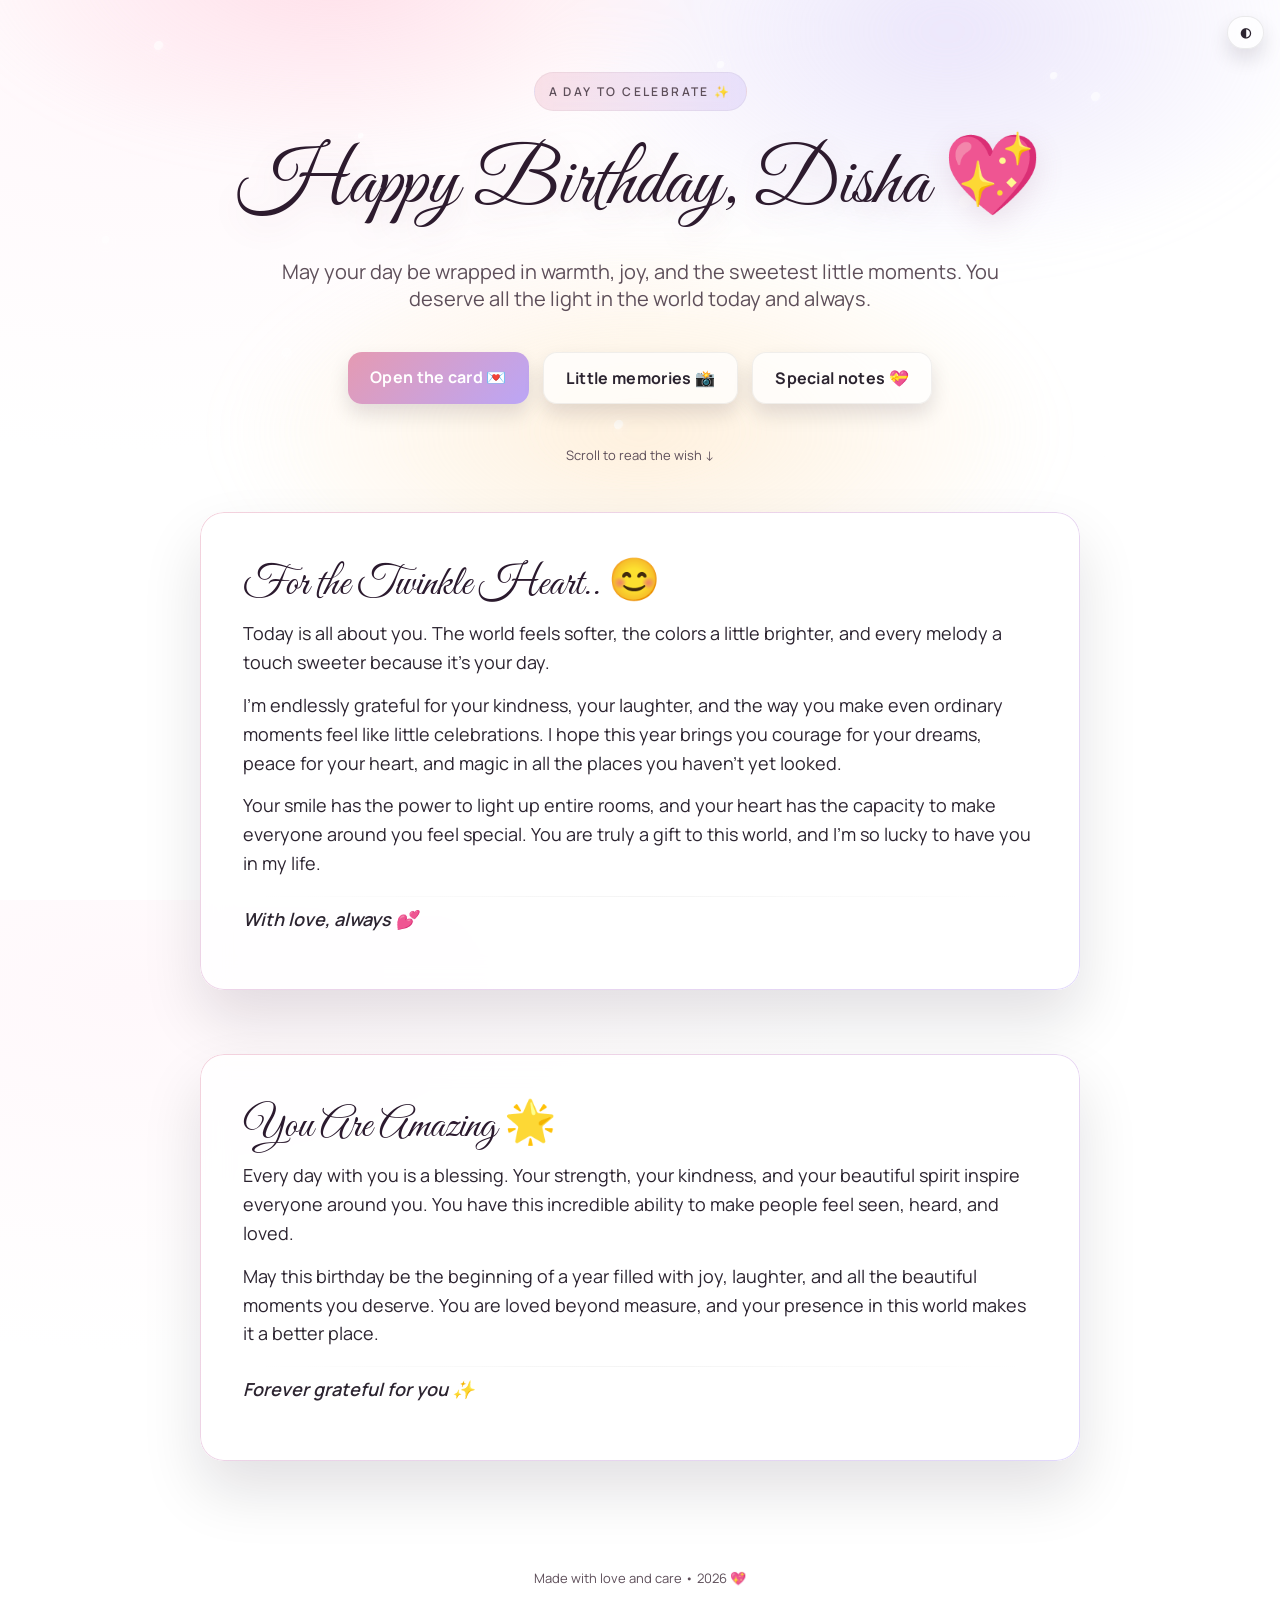
<file: index.html>
<!DOCTYPE html>
<html lang="en">
<head>
    <meta charset="UTF-8" />
    <meta name="viewport" content="width=device-width, initial-scale=1" />
    <meta name="theme-color" content="#f9e3ea" />
    <meta name="description" content="An elegant birthday card for someone truly special." />
    <meta name="keywords" content="birthday, card, celebration, love, memories" />
    <meta name="author" content="Made with love" />
    <link rel="icon" type="image/svg+xml" href="data:image/svg+xml,<svg xmlns='http://www.w3.org/2000/svg' viewBox='0 0 100 100'><text y='.9em' font-size='90'>💖</text></svg>" />
    <title>Happy Birthday — Disha</title>

    <link rel="preconnect" href="https://fonts.googleapis.com" />
    <link rel="preconnect" href="https://fonts.gstatic.com" crossorigin />
    <link href="https://fonts.googleapis.com/css2?family=Great+Vibes&family=Manrope:wght@300;400;600;800&display=swap" rel="stylesheet" />
    <link rel="stylesheet" href="assets/styles.css" />
</head>

<body>
    <div class="page-wrap">
      <header class="hero" id="top">
        <button class="theme-toggle" id="toggleTheme" aria-label="Toggle theme">◐</button>
        <div class="halo" aria-hidden="true"></div>

        <div class="sparkles" aria-hidden="true">
          <span style="top: 8%; left: 12%"></span>
          <span style="top: 18%; right: 14%"></span>
          <span style="top: 26%; left: 28%"></span>
          <span style="top: 38%; right: 24%"></span>
          <span style="top: 46%; left: 8%"></span>
          <span style="top: 56%; right: 6%"></span>
          <span style="top: 68%; left: 22%"></span>
          <span style="top: 72%; right: 18%"></span>
          <span style="top: 84%; left: 12%"></span>
          <span style="top: 12%; left: 56%"></span>
          <span style="top: 34%; left: 66%"></span>
          <span style="top: 58%; left: 52%"></span>
          <span style="top: 72%; left: 68%"></span>
          <span style="top: 82%; left: 48%"></span>
          <span style="top: 14%; left: 82%"></span>
          <span style="top: 44%; left: 86%"></span>
          <span style="top: 64%; left: 78%"></span>
          <span style="top: 88%; left: 86%"></span>
        </div>

        <div class="hero-inner">
          <div class="eyebrow">A day to celebrate ✨</div>
          <h1 class="title">Happy Birthday, <span class="name">Disha</span> 💖</h1>
          <p class="subtitle">May your day be wrapped in warmth, joy, and the sweetest little moments. You deserve all the light in the world today and always.</p>
          <div class="cta">
            <a class="btn btn-primary" href="#wishes" data-scroll>Open the card 💌</a>
            <a class="btn btn-secondary" href="pages/memories.html">Little memories 📸</a>
            <a class="btn btn-secondary" href="pages/notes.html">Special notes 💝</a>
          </div>
          <div class="scroll-hint">Scroll to read the wish ↓</div>
        </div>
      </header>

      <main>
        <section id="wishes" class="card" aria-label="Birthday wishes">
          <h2>For the Twinkle Heart.. 😊</h2>
          <p>
            Today is all about you. The world feels softer, the colors a little
            brighter, and every melody a touch sweeter because it's your day.
          </p>
          <p>
            I'm endlessly grateful for your kindness, your laughter, and the way
            you make even ordinary moments feel like little celebrations. I hope
            this year brings you courage for your dreams, peace for your heart,
            and magic in all the places you haven't yet looked.
          </p>
          <p>
            Your smile has the power to light up entire rooms, and your heart
            has the capacity to make everyone around you feel special. You are
            truly a gift to this world, and I'm so lucky to have you in my life.
          </p>
          <div class="divider" aria-hidden="true"></div>
          <p class="signature">With love, always 💕</p>
        </section>

        <section class="card" aria-label="Special message">
          <h2>You Are Amazing 🌟</h2>
          <p>
            Every day with you is a blessing. Your strength, your kindness, and
            your beautiful spirit inspire everyone around you. You have this
            incredible ability to make people feel seen, heard, and loved.
          </p>
          <p>
            May this birthday be the beginning of a year filled with joy,
            laughter, and all the beautiful moments you deserve. You are loved
            beyond measure, and your presence in this world makes it a better place.
          </p>
          <div class="divider" aria-hidden="true"></div>
          <p class="signature">Forever grateful for you ✨</p>
        </section>
      </main>

      <footer>
        Made with love and care • <span id="year"></span> 💖
      </footer>
    </div>

    <script>
      // Theme persistence + system preference
      (function() {
        const root = document.documentElement;
        const stored = localStorage.getItem('theme');
        const systemDark = window.matchMedia && window.matchMedia('(prefers-color-scheme: dark)').matches;
        const initial = stored || (systemDark ? 'dark' : 'light');
        if (initial === 'dark') root.setAttribute('data-theme', 'dark');
        const btn = document.getElementById('toggleTheme');
        if (btn) btn.addEventListener('click', () => {
          const isDark = root.getAttribute('data-theme') === 'dark';
          if (isDark) {
            root.removeAttribute('data-theme');
            localStorage.setItem('theme', 'light');
          } else {
            root.setAttribute('data-theme', 'dark');
            localStorage.setItem('theme', 'dark');
          }
        });
      })();

      const scrollLinks = document.querySelectorAll('[data-scroll]');
      for (const link of scrollLinks) {
        link.addEventListener('click', (event) => {
          const targetId = link.getAttribute('href');
          if (!targetId || !targetId.startsWith('#')) return;
          event.preventDefault();
          const target = document.querySelector(targetId);
          if (target) {
            target.scrollIntoView({ behavior: 'smooth', block: 'start' });
          }
        });
      }
      document.getElementById('year').textContent = new Date().getFullYear();

      // Add interactive hover effects
      document.querySelectorAll('.btn').forEach(btn => {
        btn.addEventListener('mouseenter', function() {
          this.style.transform = 'translateY(-5px) scale(1.05)';
        });
        
        btn.addEventListener('mouseleave', function() {
          this.style.transform = 'translateY(0) scale(1)';
        });
      });

      // Add confetti effect on page load
      function createConfetti() {
        const confetti = document.createElement('div');
        confetti.style.position = 'fixed';
        confetti.style.top = '-10px';
        confetti.style.left = Math.random() * window.innerWidth + 'px';
        confetti.style.width = '10px';
        confetti.style.height = '10px';
        confetti.style.backgroundColor = ['#f5afc2', '#c7b8ea', '#ffd3a3', '#a9e7da'][Math.floor(Math.random() * 4)];
        confetti.style.borderRadius = '50%';
        confetti.style.pointerEvents = 'none';
        confetti.style.zIndex = '1000';
        confetti.style.animation = 'confetti-fall 3s linear forwards';
        
        document.body.appendChild(confetti);
        
        setTimeout(() => {
          confetti.remove();
        }, 3000);
      }

      // Add confetti animation
      const style = document.createElement('style');
      style.textContent = `
        @keyframes confetti-fall {
          0% { transform: translateY(-10px) rotate(0deg); opacity: 1; }
          100% { transform: translateY(100vh) rotate(360deg); opacity: 0; }
        }
      `;
      document.head.appendChild(style);

      // Create confetti on page load
      setTimeout(() => {
        for (let i = 0; i < 50; i++) {
          setTimeout(() => createConfetti(), i * 100);
        }
      }, 1000);
    </script>
</body>
</html>
</file>
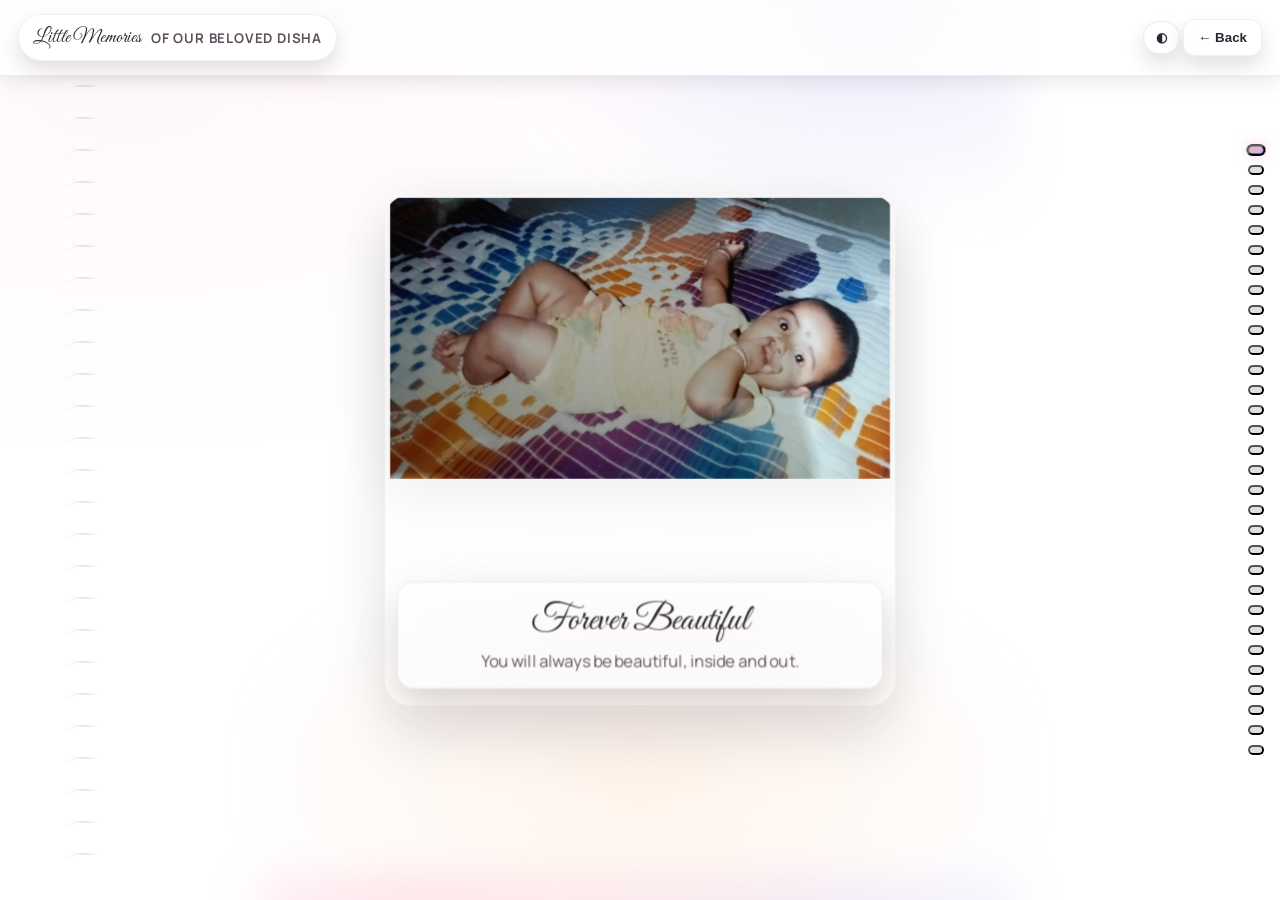
<file: pages/memories.html>
<!DOCTYPE html>
<html lang="en">
  <head>
    <meta charset="UTF-8" />
    <meta name="viewport" content="width=device-width, initial-scale=1" />
    <meta name="theme-color" content="#f9e3ea" />
    <meta name="description" content="Little memories gallery — sweet moments beautifully told." />
    <meta name="keywords" content="memories, photos, gallery, birthday, celebration" />
    <meta name="author" content="Made with love" />
    <link rel="icon" type="image/svg+xml" href="data:image/svg+xml,<svg xmlns='http://www.w3.org/2000/svg' viewBox='0 0 100 100'><text y='.9em' font-size='90'>💖</text></svg>" />
    <title>Little Memories — For Someone Special</title>

    <link rel="preconnect" href="https://fonts.googleapis.com" />
    <link rel="preconnect" href="https://fonts.gstatic.com" crossorigin />
    <link href="https://fonts.googleapis.com/css2?family=Great+Vibes&family=Manrope:wght@300;400;600;800&display=swap" rel="stylesheet" />
    <link rel="stylesheet" href="../assets/styles.css" />

  </head>
  <body class="memories">
    <div class="dna" id="dna" aria-hidden="true"></div>
    <header>
      <div class="brand">
        <span class="logo">Little Memories</span>
        <small>of Our Beloved Disha</small>
      </div>
      <div>
        <button class="theme-toggle" id="toggleTheme" aria-label="Toggle theme">◐</button>
        <button class="back" onclick="history.back()">← Back</button>
      </div>
    </header>

    <nav class="dots" aria-label="Slide navigation">
      <button class="dot" aria-label="Go to memory 1"></button>
      <button class="dot" aria-label="Go to memory 2"></button>
      <button class="dot" aria-label="Go to memory 3"></button>
      <button class="dot" aria-label="Go to memory 4"></button>
      <button class="dot" aria-label="Go to memory 5"></button>
      <button class="dot" aria-label="Go to memory 6"></button>
      <button class="dot" aria-label="Go to memory 7"></button>
      <button class="dot" aria-label="Go to memory 8"></button>
      <button class="dot" aria-label="Go to memory 9"></button>
      <button class="dot" aria-label="Go to memory 10"></button>
      <button class="dot" aria-label="Go to memory 11"></button>
      <button class="dot" aria-label="Go to memory 12"></button>
      <button class="dot" aria-label="Go to memory 13"></button>
      <button class="dot" aria-label="Go to memory 14"></button>
      <button class="dot" aria-label="Go to memory 15"></button>
      <button class="dot" aria-label="Go to memory 16"></button>
      <button class="dot" aria-label="Go to memory 17"></button>
      <button class="dot" aria-label="Go to memory 18"></button>
      <button class="dot" aria-label="Go to memory 19"></button>
      <button class="dot" aria-label="Go to memory 20"></button>
      <button class="dot" aria-label="Go to memory 21"></button>
      <button class="dot" aria-label="Go to memory 22"></button>
      <button class="dot" aria-label="Go to memory 23"></button>
      <button class="dot" aria-label="Go to memory 24"></button>
      <button class="dot" aria-label="Go to memory 25"></button>
      <button class="dot" aria-label="Go to memory 26"></button>
      <button class="dot" aria-label="Go to memory 27"></button>
      <button class="dot" aria-label="Go to memory 28"></button>
      <button class="dot" aria-label="Go to memory 29"></button>
      <button class="dot" aria-label="Go to memory 30"></button>
      <button class="dot" aria-label="Go to memory 31"></button>
    </nav>

    <main class="gallery" id="gallery" tabindex="0">
      <section class="slide" aria-label="Memory 1">
        <div class="gradient-bg" aria-hidden="true"></div>
        <figure class="frame">
          <img class="img31" src="../assets/IMG-20250820-WA0032.jpeg" alt="Beautiful moment preserved forever" style="width: 100%; height: auto;" />
          <figcaption class="caption">
            <h3>Forever Beautiful</h3>
            <p>You will always be beautiful, inside and out.</p>
          </figcaption>
        </figure>
      </section>

      <section class="slide" aria-label="Memory 2">
        <div class="gradient-bg" aria-hidden="true"></div>
        <figure class="frame">
          <img class="img28" src="../assets/IMG-20250820-WA0029.jpeg" alt="Joyful expression in golden light" />
          <figcaption class="caption">
            <h3>Golden Joy</h3>
            <p>Your joy shines brightest in golden light.</p>
          </figcaption>
        </figure>
      </section>

            <section class="slide" aria-label="Memory 3">
        <div class="gradient-bg" aria-hidden="true"></div>
        <figure class="frame">
          <img class="img29" src="../assets/IMG-20250820-WA0030.jpeg" alt="Beautiful smile captured" />
          <figcaption class="caption">
            <h3>Captured Beauty</h3>
            <p>Your beauty is perfectly captured in every frame.</p>
          </figcaption>
        </figure>
      </section>

      <section class="slide" aria-label="Memory 4">
        <div class="gradient-bg" aria-hidden="true"></div>
        <figure class="frame">
          <img class="img30" src="../assets/IMG-20250820-WA0031.jpeg" alt="Sweet expression in natural light" />
          <figcaption class="caption">
            <h3>Natural Expressions</h3>
            <p>Your natural expressions are the most beautiful of all.</p>
          </figcaption>
        </figure>
      </section>

      <section class="slide" aria-label="Memory 5">
        <div class="gradient-bg" aria-hidden="true"></div>
        <figure class="frame">
          <img class="img27" src="../assets/IMG-20250820-WA0028.jpeg" alt="Sweet moment captured" style="width: 100%; height: auto;" />
          <figcaption class="caption">
            <h3>Sweet Moments</h3>
            <p>These sweet moments are what life is all about.</p>
          </figcaption>
        </figure>
      </section>

      <section class="slide" aria-label="Memory 6">
        <div class="gradient-bg" aria-hidden="true"></div>
        <figure class="frame">
          <img class="img24" src="../assets/IMG-20250820-WA0025.jpeg" alt="Beautiful moment preserved" />
          <figcaption class="caption">
            <h3>Preserved Beauty</h3>
            <p>Your beauty is preserved in these precious moments.</p>
          </figcaption>
        </figure>
      </section>

       <section class="slide" aria-label="Memory 7">
        <div class="gradient-bg" aria-hidden="true"></div>
        <figure class="frame">
          <img class="img22" src="../assets/IMG-20250820-WA0023.jpeg" alt="Beautiful smile lighting up the frame" style="width: 100%; height: auto;" />
          <figcaption class="caption">
            <h3>Lighting Up Frames</h3>
            <p>Your smile lights up every frame you're in.</p>
          </figcaption>
        </figure>
      </section>

      <section class="slide" aria-label="Memory 8">
        <div class="gradient-bg" aria-hidden="true"></div>
        <figure class="frame">
          <img class="img23" src="../assets/IMG-20250820-WA0024.jpeg" alt="Sweet expression captured" style="width: 100%; height: auto;" />
          <figcaption class="caption">
            <h3>Sweet Expressions</h3>
            <p>Every expression you make is uniquely beautiful.</p>
          </figcaption>
        </figure>
      </section>

       <section class="slide" aria-label="Memory 9">
        <div class="gradient-bg" aria-hidden="true"></div>
        <figure class="frame">
          <img class="img25" src="../assets/IMG-20250820-WA0026.jpeg" alt="Radiant personality shining" style="width: 100%; height: auto;" />
          <figcaption class="caption">
            <h3>Radiant Personality</h3>
            <p>Your radiant personality makes every photo special.</p>
          </figcaption>
        </figure>
      </section>

      <section class="slide" aria-label="Memory 10">
        <div class="gradient-bg" aria-hidden="true"></div>
        <figure class="frame">
          <img class="img26" src="../assets/IMG-20250820-WA0027.jpeg" alt="Beautiful smile in natural setting" />
          <figcaption class="caption">
            <h3>Natural Beauty</h3>
            <p>Your natural beauty is unmatched and timeless.</p>
          </figcaption>
        </figure>
      </section>

      <section class="slide" aria-label="Memory 11">
        <div class="gradient-bg" aria-hidden="true"></div>
        <figure class="frame">
          <img class="img11" src="../assets/SweetExpressions.jpg" alt="Sweet expression captured" style="width: 100%; height: auto;" />
          <figcaption class="caption">
            <h3>Sweet Expressions</h3>
            <p>Every little expression shows the depth of your beautiful personality.</p>
          </figcaption>
        </figure>
      </section>

      <section class="slide" aria-label="Memory 12">
        <div class="gradient-bg" aria-hidden="true"></div>
        <figure class="frame">
          <img class="img12" src="../assets/IMG-20250820-WA0013.jpeg" alt="Beautiful moment in time" style="rotate: -90deg;"/>
          <figcaption class="caption">
            <h3>Timeless Beauty</h3>
            <p>Some moments are so beautiful they become timeless.</p>
          </figcaption>
        </figure>
      </section>

      <section class="slide" aria-label="Memory 13">
        <div class="gradient-bg" aria-hidden="true"></div>
        <figure class="frame">
          <img class="img13" src="../assets/IMG-20250820-WA0014.jpeg" alt="Radiant personality shining through" />
          <figcaption class="caption">
            <h3>Radiant Personality</h3>
            <p>Your personality shines through in every photograph.</p>
          </figcaption>
        </figure>
      </section>

      <section class="slide" aria-label="Memory 14">
        <div class="gradient-bg" aria-hidden="true"></div>
        <figure class="frame">
          <img class="img14" src="../assets/IMG-20250820-WA0015.jpeg" alt="Beautiful smile lighting up the scene" style="width: 100%; height: auto;" />
          <figcaption class="caption">
            <h3>Lighting Up Lives</h3>
            <p>Your smile has the power to light up entire rooms.</p>
          </figcaption>
        </figure>
      </section>

      <section class="slide" aria-label="Memory 15">
        <div class="gradient-bg" aria-hidden="true"></div>
        <figure class="frame">
          <img class="img15" src="../assets/ForeverMoments.jpg" alt="Sweet moment captured forever"/>
          <figcaption class="caption">
            <h3>Forever Moments</h3>
            <p>These moments are captured forever in our hearts.</p>
          </figcaption>
        </figure>
      </section>

      <section class="slide" aria-label="Memory 16">
        <div class="gradient-bg" aria-hidden="true"></div>
        <figure class="frame">
          <img class="img16" src="../assets/NaturalLight.jpg" alt="Beautiful expression in natural light"  />
          <figcaption class="caption">
            <h3>Natural Light</h3>
            <p>You look most beautiful in the soft glow of natural light.</p>
          </figcaption>
        </figure>
      </section>

      <section class="slide" aria-label="Memory 17">
        <div class="gradient-bg" aria-hidden="true"></div>
        <figure class="frame">
          <img class="img17" src="../assets/IMG-20250820-WA0018.jpeg" alt="Joyful expression captured" style="width: 100%; height: auto;" />
          <figcaption class="caption">
            <h3>Pure Joy</h3>
            <p>Your joy is pure and infectious, spreading happiness everywhere.</p>
          </figcaption>
        </figure>
      </section>

      <section class="slide" aria-label="Memory 18">
        <div class="gradient-bg" aria-hidden="true"></div>
        <figure class="frame">
          <img class="img18" src="../assets/IMG-20250820-WA0019.jpeg" alt="Beautiful smile in golden hour" />
          <figcaption class="caption">
            <h3>Golden Hour Magic</h3>
            <p>Golden hour light makes your beauty even more magical.</p>
          </figcaption>
        </figure>
      </section>

      <section class="slide" aria-label="Memory 19">
        <div class="gradient-bg" aria-hidden="true"></div>
        <figure class="frame">
          <img class="img19" src="../assets/SweetMemories.jpg" alt="Sweet memory preserved" style="width: 100%; height: auto;" />
          <figcaption class="caption">
            <h3>Sweet Memories</h3>
            <p>Every memory with you is sweeter than the last.</p>
          </figcaption>
        </figure>
      </section>

      <section class="slide" aria-label="Memory 20">
        <div class="gradient-bg" aria-hidden="true"></div>
        <figure class="frame">
          <img class="img20" src="../assets/BeautifulSoul.jpg" alt="Beautiful expression captured" />
          <figcaption class="caption">
            <h3>Beautiful Soul</h3>
            <p>Your beautiful soul shines through in every photograph.</p>
          </figcaption>
        </figure>
      </section>

      <section class="slide" aria-label="Memory 21">
        <div class="gradient-bg" aria-hidden="true"></div>
        <figure class="frame">
          <img class="img21" src="../assets/JoyfulTime.jpg" alt="Joyful moment in time" style="width: 100%; height: auto;" />
          <figcaption class="caption">
            <h3>Joyful Times</h3>
            <p>These are the times we'll remember forever with joy.</p>
          </figcaption>
        </figure>
      </section>

     <section class="slide" aria-label="Memory 22">
        <div class="gradient-bg" aria-hidden="true"></div>
        <figure class="frame">
          <img class="img7" src="../assets/IMG-20250820-WA0008.jpeg" alt="Beautiful expression captured" style="width: 100%; height: auto;" />
          <figcaption class="caption">
            <h3>Beautiful Expression</h3>
            <p>Every expression tells a story of your beautiful soul.</p>
          </figcaption>
        </figure>
      </section>

      <section class="slide" aria-label="Memory 23">
        <div class="gradient-bg" aria-hidden="true"></div>
        <figure class="frame">
          <img class="img8" src="../assets/IMG-20250820-WA0009.jpeg" alt="Sweet moment preserved" style="width: 100%; height: auto;" />
          <figcaption class="caption">
            <h3>Sweet Moments</h3>
            <p>These little moments are what make life truly beautiful.</p>
          </figcaption>
        </figure>
      </section>

      <section class="slide" aria-label="Memory 24">
        <div class="gradient-bg" aria-hidden="true"></div>
        <figure class="frame">
          <img class="img6" src="../assets/IMG-20250820-WA0007.jpeg" alt="Radiant smile lighting up the frame" style="width: 100%; height: auto;" />
          <figcaption class="caption">
            <h3>Radiant Smile</h3>
            <p>Your smile has the power to brighten even the darkest days.</p>
          </figcaption>
        </figure>
      </section>

      <section class="slide" aria-label="Memory 25">
        <div class="gradient-bg" aria-hidden="true"></div>
        <figure class="frame">
          <img class="img9" src="../assets/IMG-20250820-WA0010.jpeg" alt="Joyful memory captured" />
          <figcaption class="caption">
            <h3>Joyful Memories</h3>
            <p>Your joy is contagious and makes everyone around you happy.</p>
          </figcaption>
        </figure>
      </section>

      <section class="slide" aria-label="Memory 26">
        <div class="gradient-bg" aria-hidden="true"></div>
        <figure class="frame">
          <img class="img10" src="../assets/IMG-20250820-WA0011.jpeg" alt="Beautiful smile in natural setting" style="width: 100%; height: auto;" />
          <figcaption class="caption">
            <h3>Natural Grace</h3>
            <p>You carry yourself with such natural grace and elegance.</p>
          </figcaption>
        </figure>
      </section>

      <section class="slide" aria-label="Memory 27">
        <div class="gradient-bg" aria-hidden="true"></div>
        <figure class="frame">
          <img class="img5" src="../assets/IMG-20250820-WA0006.jpeg" alt="Candid moment of happiness" />
          <figcaption class="caption">
            <h3>Candid Happiness</h3>
            <p>These unguarded moments are the most precious treasures.</p>
          </figcaption>
        </figure>
      </section>

      <section class="slide" aria-label="Memory 28">
        <div class="gradient-bg" aria-hidden="true"></div>
        <figure class="frame">
          <img class="img2" src="../assets/IMG-20250820-WA0002.jpeg" alt="Sweet memories together" style="width: 100%; height: auto;" />
          <figcaption class="caption">
            <h3>Sweet Togetherness</h3>
            <p>In your presence, every moment becomes magical.</p>
          </figcaption>
        </figure>
      </section>

      <section class="slide" aria-label="Memory 29">
        <div class="gradient-bg" aria-hidden="true"></div>
        <figure class="frame">
          <img class="img3" src="../assets/IMG-20250820-WA0003.jpeg" alt="Joyful moments captured" style="width: 100%; height: auto;" />
          <figcaption class="caption">
            <h3>Joyful Heart</h3>
            <p>Your laughter is the sweetest melody I've ever heard.</p>
          </figcaption>
        </figure>
      </section>

      <section class="slide" aria-label="Memory 30">
        <div class="gradient-bg" aria-hidden="true"></div>
        <figure class="frame">
          <img class="img4" src="../assets/NaturalBeauty.jpg" alt="Beautiful smile in natural light" />
          <figcaption class="caption">
            <h3>Natural Beauty</h3>
            <p>Your beauty shines through in every natural moment.</p>
          </figcaption>
        </figure>
      </section>


      <section class="slide" aria-label="Memory 31">
        <div class="gradient-bg" aria-hidden="true"></div>
        <figure class="frame">
          <img class="img32" src="../assets/IMG-20250820-WA0001.jpeg" alt="Special memory to end our journey" />
          <figcaption class="caption">
            <h3>Our Journey</h3>
            <p>Thank you for being part of this beautiful journey called life.</p>
          </figcaption>
        </figure>
      </section>
    </main>

    <script>
      // Theme persistence + system preference
      (function() {
        const root = document.documentElement;
        const stored = localStorage.getItem('theme');
        const systemDark = window.matchMedia && window.matchMedia('(prefers-color-scheme: dark)').matches;
        const initial = stored || (systemDark ? 'dark' : 'light');
        if (initial === 'dark') root.setAttribute('data-theme', 'dark');
        const btn = document.getElementById('toggleTheme');
        btn?.addEventListener('click', () => {
          const isDark = root.getAttribute('data-theme') === 'dark';
          if (isDark) {
            root.removeAttribute('data-theme');
            localStorage.setItem('theme', 'light');
          } else {
            root.setAttribute('data-theme', 'dark');
            localStorage.setItem('theme', 'dark');
          }
        });
      })();

      // Build DNA rows dynamically
      const dnaEl = document.getElementById('dna');
      if (dnaEl) {
        const rows = 26; // adjust density
        for (let i = 0; i < rows; i++) {
          const row = document.createElement('div');
          row.className = 'dna-row';
          row.style.setProperty('--i', String(i));

          const dotA = document.createElement('span');
          dotA.className = 'dna-dot a';
          dotA.style.setProperty('--i', String(i));
          const dotB = document.createElement('span');
          dotB.className = 'dna-dot b';
          dotB.style.setProperty('--i', String(i));

          const rail = document.createElement('span');
          rail.className = 'dna-rail';
          rail.style.setProperty('--i', String(i));

          row.appendChild(dotA);
          row.appendChild(rail);
          row.appendChild(dotB);
          dnaEl.appendChild(row);
        }
      }
      // IntersectionObserver to toggle is-active class for zoom effect
      const slides = Array.from(document.querySelectorAll('.slide'));
      const dots = Array.from(document.querySelectorAll('.dot'));
      const observer = new IntersectionObserver((entries) => {
        entries.forEach((entry) => {
          if (entry.isIntersecting) {
            slides.forEach((s) => s.classList.remove('is-active'));
            entry.target.classList.add('is-active');
            const index = slides.indexOf(entry.target);
            dots.forEach((d) => d.classList.remove('active'));
            if (index >= 0) dots[index].classList.add('active');

            // Update DNA gradient colors per active slide
            const palette = [
              ['#f5afc2', '#c7b8ea'], // 1
              ['#ffd3a3', '#a9e7da'], // 2
              ['#a8d0ff', '#ffb3c1'], // 3
              ['#d0b3ff', '#ffdfb0'], // 4
              ['#ffb3c1', '#a8d0ff'], // 5
              ['#a9e7da', '#ffd3a3'], // 6
              ['#c7b8ea', '#f5afc2'], // 7
              ['#ffdfb0', '#d0b3ff'], // 8
            ];
            const [a, b] = palette[index % palette.length];
            document.documentElement.style.setProperty('--dna-a', a);
            document.documentElement.style.setProperty('--dna-b', b);
          }
        });
      }, { threshold: 0.6 });

      slides.forEach((slide) => observer.observe(slide));

      // Dot navigation
      dots.forEach((dot, i) => {
        dot.addEventListener('click', () => {
          slides[i].scrollIntoView({ behavior: 'smooth', block: 'start' });
        });
      });

      // Ensure first slide marked active on load
      window.addEventListener('load', () => {
        slides[0]?.classList.add('is-active');
        dots[0]?.classList.add('active');
        // Initialize DNA colors for first slide
        document.documentElement.style.setProperty('--dna-a', '#f5afc2');
        document.documentElement.style.setProperty('--dna-b', '#c7b8ea');
      });
    </script>
  </body>
  </html>
</file>
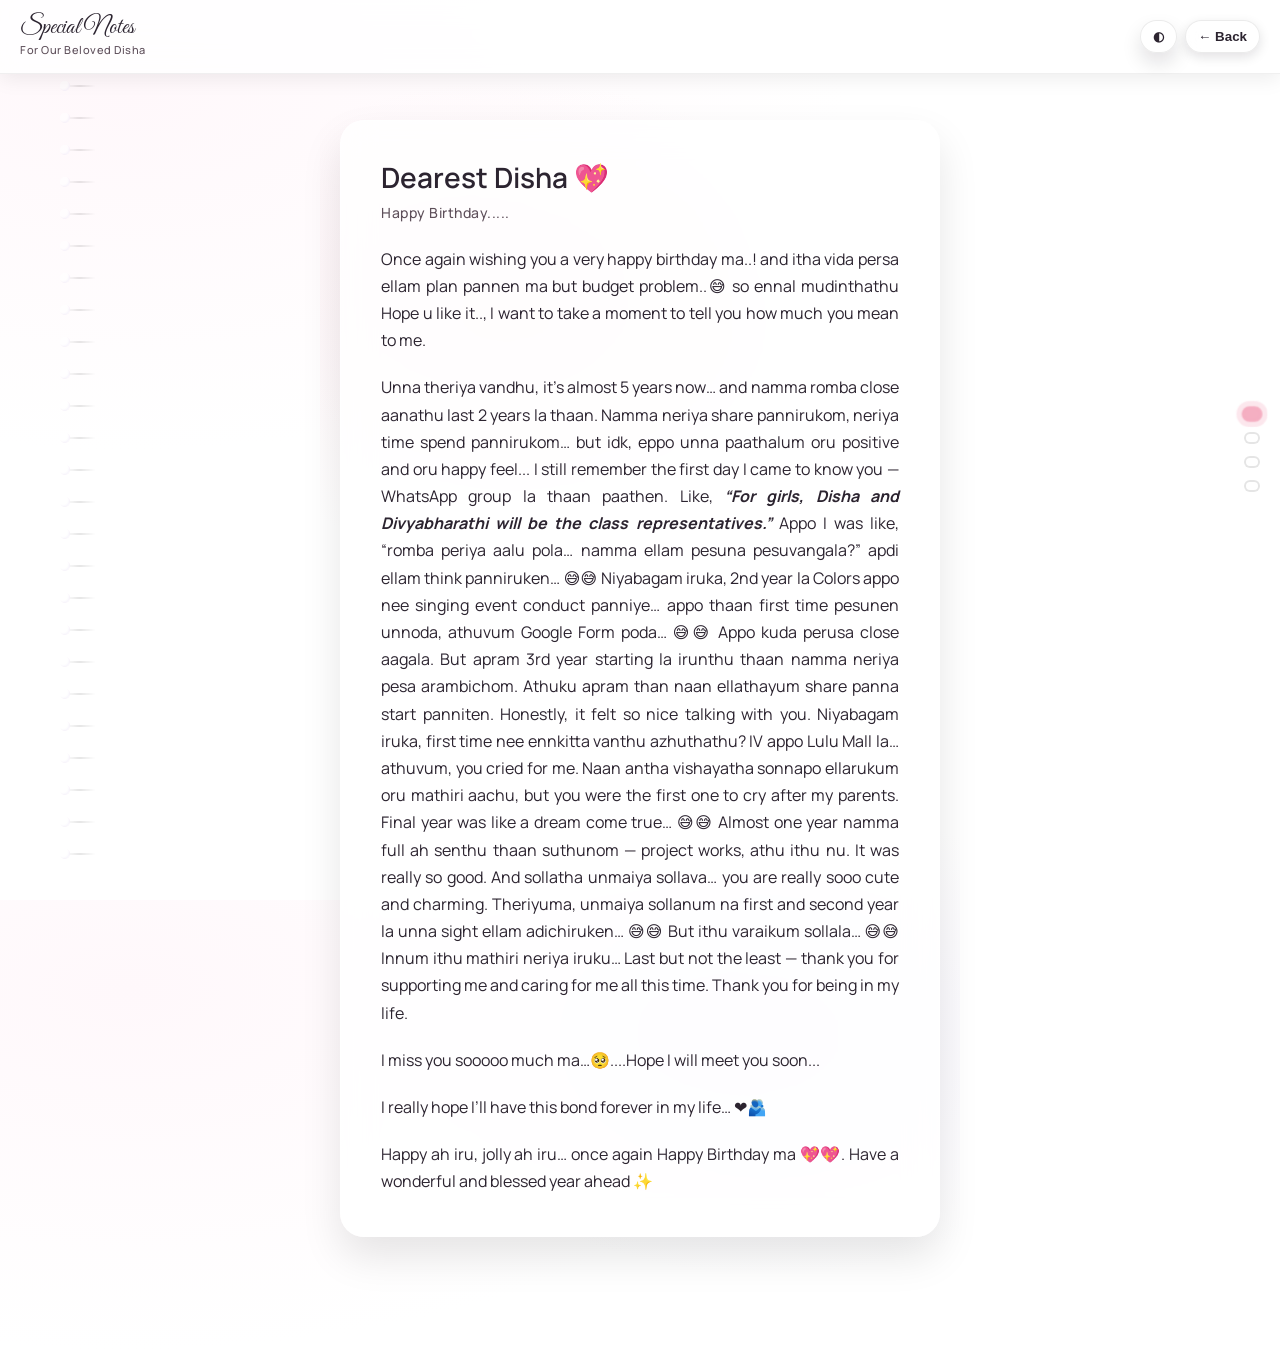
<file: pages/notes.html>
<!DOCTYPE html>
<html lang="en">
  <head>
    <meta charset="UTF-8" />
    <meta name="viewport" content="width=device-width, initial-scale=1" />
    <meta name="theme-color" content="#f9e3ea" />
    <meta name="description" content="Special notes — write as much as you want." />
    <meta name="keywords" content="notes, messages, birthday, special, love" />
    <meta name="author" content="Made with love" />
    <link rel="icon" type="image/svg+xml" href="data:image/svg+xml,<svg xmlns='http://www.w3.org/2000/svg' viewBox='0 0 100 100'><text y='.9em' font-size='90'>💖</text></svg>" />
    <title>Special Notes — For Disha</title>

    <link rel="preconnect" href="https://fonts.googleapis.com" />
    <link rel="preconnect" href="https://fonts.gstatic.com" crossorigin />
    <link href="https://fonts.googleapis.com/css2?family=Great+Vibes&family=Manrope:wght@300;400;600;800&display=swap" rel="stylesheet" />
    <link rel="stylesheet" href="../assets/styles.css" />
  </head>
  <body class="notes">
    <div class="dna" id="dna" aria-hidden="true"></div>

    <header>
      <div class="brand">
        <span class="logo">Special Notes</span>
        <small>For Our Beloved Disha</small>
      </div>
      <div>
        <button class="theme-toggle" id="toggleTheme" aria-label="Toggle theme">◐</button>
        <button class="back" onclick="history.back()">← Back</button>
      </div>
    </header>

    <main class="notes-gallery">
      <section class="note-slide is-active">
        <div class="gradient-bg" aria-hidden="true"></div>
        <div class="note-frame">
          <div class="note-content">
            <h3>Dearest Disha 💖</h3>
            <div class="note-date">Happy Birthday.....</div>
            <p style="text-align: justify;">
              Once again wishing you a very happy birthday ma..! and itha vida persa ellam plan pannen ma but budget problem..😅 so ennal mudinthathu Hope u like it.., 
              I want to take a moment to tell you how much you mean to me.
            </p>
            <p style="text-align: justify;">
             Unna theriya vandhu, it’s almost 5 years now… and namma romba close aanathu last 2 years la thaan.
Namma neriya share pannirukom, neriya time spend pannirukom… but idk, eppo unna paathalum oru positive and oru happy feel...

I still remember the first day I came to know you — WhatsApp group la thaan paathen. Like, <b><i>“For girls, Disha and Divyabharathi will be the class representatives.”</i></b>
Appo I was like, “romba periya aalu pola… namma ellam pesuna pesuvangala?” apdi ellam think panniruken… 😅😅

Niyabagam iruka, 2nd year la Colors appo nee singing event conduct panniye… appo thaan first time pesunen unnoda, athuvum Google Form poda… 😅😅 Appo kuda perusa close aagala. But apram 3rd year starting la irunthu thaan namma neriya pesa arambichom.

Athuku apram than naan ellathayum share panna start panniten. Honestly, it felt so nice talking with you. Niyabagam iruka, first time nee ennkitta vanthu azhuthathu? IV appo Lulu Mall la… athuvum, you cried for me. Naan antha vishayatha sonnapo ellarukum oru mathiri aachu, but you were the first one to cry after my parents.

Final year was like a dream come true… 😅😅 Almost one year namma full ah senthu thaan suthunom — project works, athu ithu nu. It was really so good.

And sollatha unmaiya sollava… you are really sooo cute and charming. Theriyuma, unmaiya sollanum na first and second year la unna sight ellam adichiruken… 😅😅 But ithu varaikum sollala… 😅😅 Innum ithu mathiri neriya iruku…

Last but not the least — thank you for supporting me and caring for me all this time. Thank you for being in my life.
</p>
<p style="text-align: justify;">
I miss you sooooo much ma…🥺....Hope I will meet you soon...
</p>
<p style="text-align: justify;">
I really hope I’ll have this bond forever in my life… ❤️🫂
</p>
<p style="text-align: justify;">

Happy ah iru, jolly ah iru… once again Happy Birthday ma 💖💖. Have a wonderful and blessed year ahead ✨ 
            </p>
          </div>
        </div>
      </section>
    </main>

    <nav class="dots" aria-label="Note navigation">
      <button class="dot active" aria-label="Go to note 1"></button>
      <button class="dot" aria-label="Go to note 2"></button>
      <button class="dot" aria-label="Go to note 3"></button>
      <button class="dot" aria-label="Go to note 4"></button>
    </nav>

    <script>
      // Theme persistence + system preference
      (function () {
        const root = document.documentElement;
        const stored = localStorage.getItem('theme');
        const systemDark = window.matchMedia && window.matchMedia('(prefers-color-scheme: dark)').matches;
        const initial = stored || (systemDark ? 'dark' : 'light');
        if (initial === 'dark') root.setAttribute('data-theme', 'dark');
        const btn = document.getElementById('toggleTheme');
        btn?.addEventListener('click', () => {
          const isDark = root.getAttribute('data-theme') === 'dark';
          if (isDark) { root.removeAttribute('data-theme'); localStorage.setItem('theme', 'light'); }
          else { root.setAttribute('data-theme', 'dark'); localStorage.setItem('theme', 'dark'); }
        });
      })();

      // Build DNA rows dynamically
      (function () {
        const dnaEl = document.getElementById('dna');
        if (!dnaEl) return;
        const rows = 26;
        for (let i = 0; i < rows; i++) {
          const row = document.createElement('div');
          row.className = 'dna-row';
          row.style.setProperty('--i', String(i));
          const dotA = document.createElement('span'); dotA.className = 'dna-dot a'; dotA.style.setProperty('--i', String(i));
          const dotB = document.createElement('span'); dotB.className = 'dna-dot b'; dotB.style.setProperty('--i', String(i));
          const rail = document.createElement('span'); rail.className = 'dna-rail'; rail.style.setProperty('--i', String(i));
          row.appendChild(dotA); row.appendChild(rail); row.appendChild(dotB);
          dnaEl.appendChild(row);
        }
      })();

      // Note navigation
      const noteSlides = Array.from(document.querySelectorAll('.note-slide'));
      const noteDots = Array.from(document.querySelectorAll('.dot'));

      noteDots.forEach((dot, i) => {
        dot.addEventListener('click', () => {
          // Remove active class from all slides and dots
          noteSlides.forEach(slide => slide.classList.remove('is-active'));
          noteDots.forEach(d => d.classList.remove('active'));
          
          // Add active class to current slide and dot
          noteSlides[i].classList.add('is-active');
          dot.classList.add('active');
        });
      });

      // Auto-advance notes every 8 seconds
      let currentNote = 0;
      setInterval(() => {
        currentNote = (currentNote + 1) % noteSlides.length;
        noteSlides.forEach(slide => slide.classList.remove('is-active'));
        noteDots.forEach(d => d.classList.remove('active'));
        noteSlides[currentNote].classList.add('is-active');
        noteDots[currentNote].classList.add('active');
      }, 8000);

      // Initialize DNA colors
      window.addEventListener('load', () => {
        document.documentElement.style.setProperty('--dna-a', '#f5afc2');
        document.documentElement.style.setProperty('--dna-b', '#c7b8ea');
      });

      // Add floating hearts animation
      function createHeart() {
        const heart = document.createElement('div');
        heart.innerHTML = '💖';
        heart.style.position = 'fixed';
        heart.style.top = '100vh';
        heart.style.left = Math.random() * window.innerWidth + 'px';
        heart.style.fontSize = '20px';
        heart.style.pointerEvents = 'none';
        heart.style.zIndex = '1000';
        heart.style.animation = 'heart-float 6s linear forwards';
        
        document.body.appendChild(heart);
        
        setTimeout(() => {
          heart.remove();
        }, 6000);
      }

      // Add heart animation
      const heartStyle = document.createElement('style');
      heartStyle.textContent = `
        @keyframes heart-float {
          0% { transform: translateY(0) rotate(0deg); opacity: 1; }
          100% { transform: translateY(-100vh) rotate(360deg); opacity: 0; }
        }
      `;
      document.head.appendChild(heartStyle);

      // Create floating hearts periodically
      setInterval(() => {
        createHeart();
      }, 3000);
    </script>
  </body>
</html>
</file>
<file: assets/styles.css>
/* Global theme variables */
:root {
  --text: #2c2430;
  --muted: #5e4f5a;
  --white: #ffffff;
  --shadow: rgba(18, 8, 24, 0.12);
  --glass: rgba(255, 255, 255, 0.5);
  --glass-strong: rgba(255, 255, 255, 0.75);
  --accent-1: #f5afc2; /* blush */
  --accent-2: #c7b8ea; /* lilac */
  --btn-from: #e59ab2;
  --btn-to: #bba6f6;
  --card-bg: rgba(255, 255, 255, 0.8);
  --card-border: rgba(255, 255, 255, 0.3);
  --header-bg: rgba(255, 255, 255, 0.8);
  --header-border: rgba(0, 0, 0, 0.06);
}

/* Dark theme variables */
[data-theme="dark"] {
  --text: #f8f4ff;
  --muted: #e0d6f0;
  --glass: rgba(255, 255, 255, 0.14);
  --glass-strong: rgba(255, 255, 255, 0.20);
  --card-bg: rgba(30, 24, 36, 0.85);
  --card-border: rgba(255, 255, 255, 0.15);
  --header-bg: rgba(30, 24, 36, 0.9);
  --header-border: rgba(255, 255, 255, 0.12);
}

* { box-sizing: border-box; }
html, body { height: 100%; }
body {
  margin: 0;
  color: var(--text);
  font-family: Manrope, system-ui, -apple-system, Segoe UI, Roboto, Ubuntu, Cantarell, Noto Sans, Helvetica Neue, Arial, "Apple Color Emoji", "Segoe UI Emoji";
  -webkit-font-smoothing: antialiased;
  -moz-osx-font-smoothing: grayscale;
  background: radial-gradient(1200px 600px at 10% 10%, #fff8fb 0%, #fff 60%),
              radial-gradient(1000px 600px at 90% 0%, #fff5ec 0%, #fff 70%),
              radial-gradient(900px 700px at 0% 100%, #f8f2ff 0%, #fff 65%);
  transition: background 0.5s ease;
}

[data-theme="dark"] body {
  background:
    radial-gradient(1200px 600px at 10% 10%, #2a2233 0%, #1e1824 60%),
    radial-gradient(1000px 600px at 90% 0%, #241d2c 0%, #1e1824 70%),
    radial-gradient(900px 700px at 0% 100%, #2d2537 0%, #1e1824 65%);
}

a { text-decoration: none; color: var(--text); }

/* Home page styles */
.page-wrap {
  min-height: 100dvh;
  display: grid;
  grid-template-rows: 1fr auto;
}

header.hero {
  position: relative;
  display: grid;
  place-items: center;
  padding: 72px 20px 48px;
  overflow: hidden;
}

.halo {
  position: absolute;
  inset: -20% -10% -10% -10%;
  background:
    radial-gradient(600px 300px at 30% 10%, rgba(245, 175, 194, 0.35), transparent 65%),
    radial-gradient(600px 360px at 70% 20%, rgba(198, 184, 235, 0.35), transparent 65%),
    radial-gradient(700px 340px at 50% 80%, rgba(246, 210, 162, 0.33), transparent 60%);
  filter: blur(20px) saturate(120%);
  z-index: 0;
  animation: halo-float 8s ease-in-out infinite;
}

@keyframes halo-float {
  0%, 100% { transform: translateY(0px) scale(1); }
  50% { transform: translateY(-10px) scale(1.02); }
}

.hero-inner {
  position: relative;
  z-index: 1;
  max-width: 980px;
  width: 100%;
  display: grid;
  gap: 28px;
  justify-items: center;
  text-align: center;
}

.eyebrow {
  display: inline-block;
  letter-spacing: 0.2em;
  text-transform: uppercase;
  font-weight: 600;
  font-size: 12px;
  color: var(--muted);
  background: linear-gradient(90deg, rgba(229,154,178,0.25), rgba(187,166,246,0.25));
  padding: 10px 14px;
  border-radius: 999px;
  backdrop-filter: blur(8px);
  border: 1px solid rgba(0,0,0,0.04);
  animation: eyebrow-glow 3s ease-in-out infinite;
}

@keyframes eyebrow-glow {
  0%, 100% { box-shadow: 0 0 20px rgba(229,154,178,0.3); }
  50% { box-shadow: 0 0 30px rgba(187,166,246,0.4); }
}

h1.title {
  margin: 0;
  line-height: 1.05;
  font-size: clamp(42px, 6.2vw, 86px);
  font-weight: 400;
  font-family: "Great Vibes", cursive;
  color: #2d1b2e;
  text-shadow: 0 10px 30px rgba(140, 82, 115, 0.15);
  animation: title-float 6s ease-in-out infinite;
}

[data-theme="dark"] h1.title {
  color: #f8f4ff;
  text-shadow: 0 10px 30px rgba(245, 175, 194, 0.25);
}

@keyframes title-float {
  0%, 100% { transform: translateY(0px); }
  50% { transform: translateY(-5px); }
}

.subtitle {
  margin: 0;
  max-width: 720px;
  font-size: clamp(16px, 2.2vw, 20px);
  color: var(--muted);
  animation: subtitle-fade 2s ease-in-out;
}

@keyframes subtitle-fade {
  0% { opacity: 0; transform: translateY(20px); }
  100% { opacity: 1; transform: translateY(0); }
}

.cta {
  display: flex;
  flex-wrap: wrap;
  gap: 14px;
  justify-content: center;
  margin-top: 8px;
  animation: cta-slide 1.5s ease-out 0.5s both;
}

@keyframes cta-slide {
  0% { opacity: 0; transform: translateY(30px); }
  100% { opacity: 1; transform: translateY(0); }
}

.btn {
  --y: 0px;
  appearance: none;
  border: 0;
  cursor: pointer;
  padding: 14px 22px;
  border-radius: 14px;
  font-weight: 700;
  letter-spacing: 0.02em;
  transition: transform 200ms ease, box-shadow 200ms ease, background 200ms ease;
  transform: translateY(var(--y));
  box-shadow: 0 10px 20px var(--shadow);
  position: relative;
  overflow: hidden;
}

.btn::before {
  content: '';
  position: absolute;
  top: 0;
  left: -100%;
  width: 100%;
  height: 100%;
  background: linear-gradient(90deg, transparent, rgba(255,255,255,0.2), transparent);
  transition: left 0.5s;
}

.btn:hover::before {
  left: 100%;
}

.btn-primary {
  color: var(--white);
  background: linear-gradient(135deg, var(--btn-from), var(--btn-to));
}

.btn-secondary {
  color: var(--text);
  background: rgba(255,255,255,0.7);
  border: 1px solid rgba(0,0,0,0.06);
  backdrop-filter: blur(8px);
}

[data-theme="dark"] .btn-secondary {
  background: rgba(255,255,255,0.15);
  border: 1px solid rgba(255,255,255,0.2);
  color: var(--text);
}

.btn:where(:hover, :focus-visible) { 
  --y: -3px; 
  box-shadow: 0 15px 30px var(--shadow);
}

.sparkles { position: absolute; inset: 0; pointer-events: none; z-index: 0; }
.sparkles span {
  position: absolute;
  width: 10px;
  height: 10px;
  background: radial-gradient(circle at 30% 30%, #fff 0%, #fff 45%, rgba(255,255,255,0.7) 60%, transparent 70%);
  border-radius: 50%;
  opacity: 0.65;
  filter: drop-shadow(0 2px 6px rgba(255,255,255,0.6));
  animation: float 14s linear infinite, twinkle 3.2s ease-in-out infinite;
}
.sparkles span:nth-child(3n) { width: 6px; height: 6px; animation-duration: 12s, 2.6s; opacity: 0.8; }
.sparkles span:nth-child(4n) { width: 14px; height: 14px; animation-duration: 16s, 3.8s; opacity: 0.5; }
.sparkles span:nth-child(5n) { width: 8px; height: 8px; animation-duration: 18s, 3.1s; opacity: 0.7; }

@keyframes float {
  0% { transform: translateY(10px) rotate(0deg); }
  50% { transform: translateY(-6px) rotate(180deg); }
  100% { transform: translateY(10px) rotate(360deg); }
}
@keyframes twinkle {
  0%, 100% { opacity: 0.55; transform: scale(1); }
  40% { opacity: 0.95; transform: scale(1.05); }
  70% { opacity: 0.7; }
}

main {
  display: grid;
  gap: 64px;
  padding: 0 20px 72px;
  place-items: center;
}

.card {
  position: relative;
  max-width: 880px;
  width: 100%;
  padding: clamp(22px, 4vw, 42px);
  border-radius: 24px;
  background: var(--card-bg);
  border: 1px solid var(--card-border);
  box-shadow: 0 30px 60px var(--shadow);
  backdrop-filter: blur(14px) saturate(120%);
  transition: all 0.3s ease;
  animation: card-float 8s ease-in-out infinite;
}

@keyframes card-float {
  0%, 100% { transform: translateY(0px); }
  50% { transform: translateY(-5px); }
}

.card:hover {
  transform: translateY(-8px);
  box-shadow: 0 40px 80px var(--shadow);
}

.card::before {
  content: "";
  position: absolute;
  inset: -1px;
  border-radius: inherit;
  padding: 1px;
  background: linear-gradient(135deg, rgba(229,154,178,0.45), rgba(187,166,246,0.45));
  mask: linear-gradient(#000 0 0) content-box, linear-gradient(#000 0 0);
  -webkit-mask: linear-gradient(#000 0 0) content-box, linear-gradient(#000 0 0);
  -webkit-mask-composite: xor;
          mask-composite: exclude;
  pointer-events: none;
}

.card h2 {
  margin: 0 0 8px;
  font-family: "Great Vibes", cursive;
  font-weight: 400;
  font-size: clamp(28px, 4.2vw, 42px);
  color: #2b1a2e;
  animation: title-glow 4s ease-in-out infinite;
}

[data-theme="dark"] .card h2 {
  color: #f8f4ff;
}

@keyframes title-glow {
  0%, 100% { text-shadow: 0 0 20px rgba(245, 175, 194, 0.3); }
  50% { text-shadow: 0 0 30px rgba(199, 184, 234, 0.4); }
}

.card p {
  margin: 0 0 14px;
  font-size: clamp(16px, 2.2vw, 18px);
  color: var(--text);
  line-height: 1.6;
}

.signature {
  margin-top: 10px;
  color: var(--muted);
  font-weight: 600;
  font-style: italic;
}

.divider {
  height: 1px;
  width: 100%;
  background: linear-gradient(90deg, rgba(0,0,0,0), rgba(0,0,0,0.15), rgba(0,0,0,0));
  margin: 18px 0 8px;
  opacity: 0.3;
}

[data-theme="dark"] .divider {
  background: linear-gradient(90deg, rgba(255,255,255,0), rgba(255,255,255,0.2), rgba(255,255,255,0));
}

.scroll-hint {
  margin-top: 10px;
  color: var(--muted);
  font-size: 13px;
  animation: scroll-bounce 2s ease-in-out infinite;
}

@keyframes scroll-bounce {
  0%, 100% { transform: translateY(0px); }
  50% { transform: translateY(-3px); }
}

footer {
  padding: 36px 20px 42px;
  text-align: center;
  color: var(--muted);
  font-size: 13px;
}

.hidden { display: none; }

/* Responsive refinements */
@media (min-width: 900px) {
  .hero-inner { gap: 32px; }
  .subtitle { font-size: 20px; }
}

/* Memories page styles (scoped) */
body.memories header {
  position: fixed;
  top: 0; left: 0; right: 0;
  display: flex;
  align-items: center;
  justify-content: space-between;
  padding: 14px 18px;
  z-index: 5;
  mix-blend-mode: normal;
  background: var(--header-bg);
  backdrop-filter: blur(12px);
  border-bottom: 1px solid var(--header-border);
  box-shadow: 0 4px 20px rgba(0, 0, 0, 0.1);
}

body.memories .brand {
  display: inline-flex;
  gap: 10px;
  align-items: center;
  background: rgba(255,255,255,0.6);
  padding: 10px 14px;
  border-radius: 999px;
  border: 1px solid rgba(0,0,0,0.06);
  backdrop-filter: blur(10px);
  box-shadow: 0 10px 20px var(--shadow);
  transition: all 0.3s ease;
}

[data-theme="dark"] body.memories .brand {
  background: rgba(255,255,255,0.15);
  border: 1px solid rgba(255,255,255,0.2);
}

body.memories .brand:hover {
  transform: translateY(-2px);
  box-shadow: 0 15px 30px var(--shadow);
}

body.memories .brand .logo {
  font-family: "Great Vibes", cursive;
  font-size: 20px;
}
body.memories .brand small { color: var(--muted); font-weight: 700; letter-spacing: 0.06em; text-transform: uppercase; }

body.memories .back {
  appearance: none; border: 0; cursor: pointer;
  padding: 10px 14px;
  border-radius: 12px; font-weight: 700;
  background: rgba(255,255,255,0.7);
  border: 1px solid rgba(0,0,0,0.06); backdrop-filter: blur(8px);
  box-shadow: 0 10px 20px var(--shadow);
  color: var(--text);
  transition: all 0.3s ease;
}

[data-theme="dark"] body.memories .back {
  background: rgba(255,255,255,0.15);
  border: 1px solid rgba(255,255,255,0.2);
}

body.memories .back:hover {
  transform: translateY(-2px);
  box-shadow: 0 15px 30px var(--shadow);
}

body.memories .gallery {
  height: 100dvh;
  scroll-snap-type: y mandatory;
  overflow-y: auto;
  scroll-behavior: smooth;
}

body.memories .slide {
  position: relative;
  height: 100dvh;
  scroll-snap-align: start;
  display: grid;
  place-items: center;
  padding: clamp(16px, 3vw, 28px);
  isolation: isolate;
}

body.memories .frame {
  position: relative;
  width: max(500px);
  height: max(500px);
  border-radius: 24px;
  overflow: hidden;
  box-shadow: 0 30px 60px var(--shadow);
  transform-origin: center;
  transition: transform 900ms cubic-bezier(.2,.8,.2,1), filter 900ms ease;
  animation: frame-float 10s ease-in-out infinite;
}

@keyframes frame-float {
  0%, 100% { transform: translateY(0px) scale(1); }
  50% { transform: translateY(-8px) scale(1.02); }
}

/* Default: images are gently zoomed-in */
body.memories .frame img {
  position: absolute; inset: 0; width: 100%; height: 100%; object-fit: cover;
  object-position: center;
  transform: scale(1.0);
  transition: transform 900ms cubic-bezier(.2,.8,.2,1), filter 900ms ease, opacity 900ms ease;
  filter: saturate(110%) contrast(102%);
}

/* Active slide: zoom out to fit properly */
body.memories .slide.is-active .frame img { transform: scale(0.98); }
body.memories .slide.is-active .frame { 
  transform: scale(1.02); 
  filter: drop-shadow(0 10px 30px rgba(0,0,0,0.08));
  animation: active-frame 8s ease-in-out infinite;
}

@keyframes active-frame {
  0%, 100% { transform: scale(1.02) translateY(0px); }
  50% { transform: scale(1.03) translateY(-5px); }
}

body.memories .caption {
  position: absolute; left: 50%; bottom: 16px; transform: translateX(-50%);
  width: calc(100% - 24px);
  max-width: 760px;
  padding: 14px 18px;
  border-radius: 16px;
  background: rgba(255,255,255,0.7);
  border: 1px solid rgba(0,0,0,0.06);
  backdrop-filter: blur(8px);
  text-align: center;
  color: var(--text);
  box-shadow: 0 14px 30px var(--shadow);
  transition: all 0.3s ease;
  animation: caption-slide 0.8s ease-out;
}

[data-theme="dark"] body.memories .caption {
  background: rgba(255,255,255,0.15);
  border: 1px solid rgba(255,255,255,0.2);
}

@keyframes caption-slide {
  0% { opacity: 0; transform: translateX(-50%) translateY(20px); }
  100% { opacity: 1; transform: translateX(-50%) translateY(0); }
}

body.memories .caption:hover {
  transform: translateX(-50%) translateY(-2px);
  box-shadow: 0 20px 40px var(--shadow);
}

body.memories .caption h3 { 
  margin: 0 0 6px; 
  font-family: "Great Vibes", cursive; 
  font-weight: 400; 
  font-size: clamp(24px, 4vw, 36px);
  animation: caption-title 3s ease-in-out infinite;
}

@keyframes caption-title {
  0%, 100% { text-shadow: 0 0 10px rgba(245, 175, 194, 0.3); }
  50% { text-shadow: 0 0 15px rgba(199, 184, 234, 0.4); }
}

body.memories .caption p { 
  margin: 0; 
  color: var(--muted); 
  font-size: clamp(14px, 2.4vw, 16px);
  line-height: 1.5;
}

body.memories .dots {
  position: fixed;
  right: 16px; top: 50%; transform: translateY(-50%);
  display: flex; flex-direction: column; gap: 10px;
  z-index: 4;
}
body.memories .dot {
  width: 10px; height: 10px; border-radius: 999px;
  background: rgba(0,0,0,0.12);
  transition: transform 300ms ease, background 300ms ease;
  cursor: pointer;
}

[data-theme="dark"] body.memories .dot { background: rgba(255,255,255,0.22); }

body.memories .dot:hover {
  transform: scale(1.3);
  background: rgba(245, 175, 194, 0.4);
}

body.memories .dot.active { 
  background: linear-gradient(135deg, var(--accent-1), var(--accent-2)); 
  transform: scale(1.2);
  box-shadow: 0 0 10px rgba(245, 175, 194, 0.5);
  animation: dot-pulse 2s ease-in-out infinite;
}

@keyframes dot-pulse {
  0%, 100% { box-shadow: 0 0 10px rgba(245, 175, 194, 0.5); }
  50% { box-shadow: 0 0 20px rgba(245, 175, 194, 0.8); }
}

body.memories .gradient-bg {
  position: absolute; inset: -10% -10% -10% -10%; z-index: -1;
  background:
    radial-gradient(800px 320px at 20% 0%, rgba(245, 175, 194, 0.30), transparent 60%),
    radial-gradient(600px 360px at 80% 10%, rgba(198, 184, 235, 0.30), transparent 60%),
    radial-gradient(700px 380px at 50% 80%, rgba(255, 212, 188, 0.28), transparent 60%);
  filter: blur(20px) saturate(120%);
  animation: gradient-shift 15s ease-in-out infinite;
}

@keyframes gradient-shift {
  0%, 100% { transform: scale(1) rotate(0deg); }
  50% { transform: scale(1.1) rotate(2deg); }
}

/* DNA decorative animation (memories page) */
body.memories .dna {
  position: fixed;
  left: clamp(6px, 2vw, 24px);
  top: 50%;
  transform: translateY(-50%);
  height: 90vh;
  width: clamp(80px, 12vw, 120px);
  display: grid;
  grid-auto-rows: 18px;
  gap: 14px;
  pointer-events: none;
  z-index: 0;
  opacity: 0.55;
  transition: filter 400ms ease, opacity 400ms ease;
}

body.memories .dna-row {
  position: relative;
  height: 18px;
}

body.memories .dna-dot {
  position: absolute;
  top: 50%; left: 50%;
  width: 10px; height: 10px;
  border-radius: 999px;
  transform: translate(-20px, -50%);
  background: radial-gradient(circle at 30% 30%, #fff 0%, #fff 45%, rgba(255,255,255,0.8) 55%, transparent 70%), linear-gradient(135deg, var(--dna-a, var(--accent-1)), #ffffff);
  box-shadow: 0 2px 8px rgba(255, 255, 255, 0.4);
  animation: helix-dot 3.4s ease-in-out infinite;
  animation-delay: calc(var(--i) * 0.12s);
}

body.memories .dna-dot.b {
  background: radial-gradient(circle at 30% 30%, #fff 0%, #fff 45%, rgba(255,255,255,0.8) 55%, transparent 70%), linear-gradient(135deg, var(--dna-b, var(--accent-2)), #ffffff);
  animation-direction: reverse;
}

body.memories .dna-rail {
  position: absolute;
  top: 50%; left: 50%;
  width: 80px; height: 2px;
  background: linear-gradient(90deg, rgba(0,0,0,0), rgba(0,0,0,0.18), rgba(0,0,0,0));
  border-radius: 2px;
  transform: translate(-50%, -50%) scaleX(0.4);
  transform-origin: center;
  animation: helix-rail 3.4s ease-in-out infinite;
  animation-delay: calc(var(--i) * 0.12s);
}

[data-theme="dark"] body.memories .dna-rail {
  background: linear-gradient(90deg, rgba(255,255,255,0), rgba(255,255,255,0.2), rgba(255,255,255,0));
}

@keyframes helix-dot {
  0%   { transform: translate(-20px, -50%) scale(0.95); opacity: 0.9; filter: brightness(1); }
  25%  { transform: translate(0px, -50%)  scale(1.05); opacity: 1;   filter: brightness(1.05); }
  50%  { transform: translate(20px, -50%) scale(0.95); opacity: 0.85; filter: brightness(0.98); }
  75%  { transform: translate(0px, -50%)  scale(1.05); opacity: 1;   filter: brightness(1.05); }
  100% { transform: translate(-20px, -50%) scale(0.95); opacity: 0.9; filter: brightness(1); }
}

@keyframes helix-rail {
  0%   { transform: translate(-50%, -50%) scaleX(0.3); opacity: 0.45; }
  25%  { transform: translate(-50%, -50%) scaleX(0.8); opacity: 0.75; }
  50%  { transform: translate(-50%, -50%) scaleX(1.0); opacity: 0.9; }
  75%  { transform: translate(-50%, -50%) scaleX(0.8); opacity: 0.75; }
  100% { transform: translate(-50%, -50%) scaleX(0.3); opacity: 0.45; }
}

@media (max-width: 900px) {
  body.memories .dna { opacity: 0.35; width: clamp(60px, 10vw, 90px); }
}
@media (max-width: 640px) {
  body.memories .dna { display: none; }
}

@media (prefers-reduced-motion: reduce) {
  body.memories .dna-dot,
  body.memories .dna-rail { animation: none; }
}

/* Accessibility helpers */
.sr-only { position: absolute; width: 1px; height: 1px; padding: 0; margin: -1px; overflow: hidden; clip: rect(0, 0, 1px, 1px); white-space: nowrap; border: 0; }

@media (max-width: 520px) {
  body.memories .frame { 
    height: 45vh; 
    width: 90vw;
  }
}

/* Ensure images fit properly in all screen sizes */
@media (max-width: 768px) {
  body.memories .frame {
    width: 92vw;
    height: 50vh;
  }
}

/* Better image display for different aspect ratios */
body.memories .frame img {
  object-fit: cover;
  object-position: center;
}

/* Theme toggle button */
.theme-toggle {
  appearance: none;
  border: 1px solid rgba(0,0,0,0.08);
  background: rgba(255,255,255,0.7);
  color: var(--text);
  padding: 8px 12px;
  border-radius: 999px;
  font-weight: 700;
  cursor: pointer;
  backdrop-filter: blur(8px);
  box-shadow: 0 10px 20px var(--shadow);
  transition: all 0.3s ease;
}

[data-theme="dark"] .theme-toggle { 
  border-color: rgba(255,255,255,0.18); 
  background: rgba(255,255,255,0.12); 
}

.theme-toggle:hover {
  transform: translateY(-2px) rotate(180deg);
  box-shadow: 0 15px 30px var(--shadow);
}

header.hero .theme-toggle { position: absolute; top: 16px; right: 16px; z-index: 3; }
body.memories header .theme-toggle { margin-left: 10px; }

/* Notes page styles */
body.notes {
  overflow-x: hidden;
  background: radial-gradient(1200px 600px at 10% 10%, #fff8fb 0%, #fff 60%),
              radial-gradient(1000px 600px at 90% 0%, #fff5ec 0%, #fff 70%),
              radial-gradient(900px 700px at 0% 100%, #f8f2ff 0%, #fff 65%);
  transition: background 0.5s ease;
}

[data-theme="dark"] body.notes {
  background:
    radial-gradient(1200px 600px at 10% 10%, #2a2233 0%, #1e1824 60%),
    radial-gradient(1000px 600px at 90% 0%, #241d2c 0%, #1e1824 70%),
    radial-gradient(900px 700px at 0% 100%, #2d2537 0%, #1e1824 65%);
}

body.notes header {
  position: fixed;
  top: 0; left: 0; right: 0;
  z-index: 10;
  display: flex;
  align-items: center;
  justify-content: space-between;
  padding: 16px 20px;
  background: var(--header-bg);
  backdrop-filter: blur(12px);
  border-bottom: 1px solid var(--header-border);
  box-shadow: 0 4px 20px rgba(0, 0, 0, 0.08);
}

body.notes .brand {
  display: flex;
  flex-direction: column;
  gap: 2px;
  transition: all 0.3s ease;
}

body.notes .brand:hover {
  transform: translateY(-2px);
}

body.notes .logo {
  font-family: 'Great Vibes', cursive;
  font-size: 24px;
  font-weight: 400;
  color: var(--text);
  line-height: 1;
  animation: logo-glow 4s ease-in-out infinite;
}

@keyframes logo-glow {
  0%, 100% { text-shadow: 0 0 10px rgba(245, 175, 194, 0.3); }
  50% { text-shadow: 0 0 15px rgba(199, 184, 234, 0.4); }
}

body.notes .brand small {
  font-size: 11px;
  color: var(--muted);
  font-weight: 500;
  letter-spacing: 0.5px;
}

body.notes header > div:last-child {
  display: flex;
  align-items: center;
  gap: 8px;
}

body.notes .back {
  appearance: none;
  border: 1px solid rgba(0, 0, 0, 0.08);
  background: rgba(255, 255, 255, 0.7);
  color: var(--text);
  padding: 8px 12px;
  border-radius: 999px;
  font-weight: 600;
  cursor: pointer;
  backdrop-filter: blur(8px);
  box-shadow: 0 4px 12px var(--shadow);
  transition: all 0.2s ease;
}

[data-theme="dark"] body.notes .back {
  border-color: rgba(255, 255, 255, 0.18);
  background: rgba(255, 255, 255, 0.12);
}

body.notes .back:hover {
  transform: translateY(-1px);
  box-shadow: 0 6px 16px var(--shadow);
}

body.notes .dots {
  position: fixed;
  right: 20px;
  top: 50%;
  transform: translateY(-50%);
  z-index: 10;
  display: flex;
  flex-direction: column;
  gap: 12px;
}

body.notes .dot {
  appearance: none;
  width: 12px;
  height: 12px;
  border-radius: 999px;
  border: 2px solid rgba(0, 0, 0, 0.1);
  background: rgba(255, 255, 255, 0.6);
  cursor: pointer;
  transition: all 0.3s ease;
  backdrop-filter: blur(4px);
}

[data-theme="dark"] body.notes .dot {
  border-color: rgba(255, 255, 255, 0.2);
  background: rgba(255, 255, 255, 0.1);
}

body.notes .dot:hover {
  transform: scale(1.2);
  background: rgba(255, 255, 255, 0.8);
}

body.notes .dot.active {
  background: var(--accent-1);
  border-color: var(--accent-1);
  transform: scale(1.3);
  box-shadow: 0 0 0 4px rgba(245, 175, 194, 0.3);
  animation: notes-dot-pulse 2s ease-in-out infinite;
}

@keyframes notes-dot-pulse {
  0%, 100% { box-shadow: 0 0 0 4px rgba(245, 175, 194, 0.3); }
  50% { box-shadow: 0 0 0 8px rgba(245, 175, 194, 0.5); }
}

body.notes .notes-gallery {
  padding-top: 80px;
  min-height: 100vh;
  display: flex;
  flex-direction: column;
  gap: 0;
}

body.notes .note-slide {
  min-height: 100vh;
  display: flex;
  align-items: center;
  justify-content: center;
  padding: 40px 20px;
  position: relative;
  scroll-snap-align: start;
}

body.notes .gradient-bg {
  position: absolute;
  inset: 0;
  background: radial-gradient(600px 400px at 30% 20%, rgba(245, 175, 194, 0.15), transparent 60%),
              radial-gradient(600px 400px at 70% 80%, rgba(199, 184, 234, 0.15), transparent 60%);
  opacity: 0;
  transition: opacity 0.6s ease;
}

body.notes .note-slide.is-active .gradient-bg {
  opacity: 1;
}

body.notes .note-frame {
  position: relative;
  z-index: 1;
  max-width: 600px;
  width: 100%;
  background: var(--card-bg);
  backdrop-filter: blur(16px);
  border-radius: 24px;
  padding: 40px;
  box-shadow: 0 20px 40px rgba(0, 0, 0, 0.1);
  border: 1px solid var(--card-border);
  transform: scale(0.95);
  opacity: 0.7;
  transition: all 0.6s ease;
}

body.notes .note-slide.is-active .note-frame {
  transform: scale(1);
  opacity: 1;
  animation: note-frame-float 8s ease-in-out infinite;
}

@keyframes note-frame-float {
  0%, 100% { transform: scale(1) translateY(0px); }
  50% { transform: scale(1.02) translateY(-5px); }
}

body.notes .note-content h3 {
  margin: 0 0 8px 0;
  font-size: 28px;
  font-weight: 600;
  color: var(--text);
  line-height: 1.2;
  animation: note-title-glow 4s ease-in-out infinite;
}

@keyframes note-title-glow {
  0%, 100% { text-shadow: 0 0 10px rgba(245, 175, 194, 0.3); }
  50% { text-shadow: 0 0 15px rgba(199, 184, 234, 0.4); }
}

body.notes .note-date {
  font-size: 14px;
  color: var(--muted);
  font-weight: 500;
  margin-bottom: 24px;
  letter-spacing: 0.5px;
}

body.notes .note-content p {
  margin: 0 0 20px 0;
  font-size: 16px;
  line-height: 1.7;
  color: var(--text);
  font-weight: 400;
}

body.notes .note-content p:last-child {
  margin-bottom: 0;
}

/* DNA animation for notes page */
body.notes .dna {
  position: fixed;
  left: 20px;
  top: 50%;
  transform: translateY(-50%);
  height: 90vh;
  width: clamp(80px, 12vw, 120px);
  display: grid;
  grid-auto-rows: 18px;
  gap: 14px;
  pointer-events: none;
  z-index: 0;
  opacity: 0.55;
  transition: filter 400ms ease, opacity 400ms ease;
}

body.notes .dna-row {
  position: relative;
  height: 18px;
}

body.notes .dna-dot {
  position: absolute;
  top: 50%; left: 50%;
  width: 10px; height: 10px;
  border-radius: 999px;
  transform: translate(-20px, -50%);
  background: radial-gradient(circle at 30% 30%, #fff 0%, #fff 45%, rgba(255,255,255,0.8) 55%, transparent 70%), linear-gradient(135deg, var(--dna-a, var(--accent-1)), #ffffff);
  box-shadow: 0 2px 8px rgba(255, 255, 255, 0.4);
  animation: helix-dot 3.4s ease-in-out infinite;
  animation-delay: calc(var(--i) * 0.12s);
}

body.notes .dna-dot.b {
  background: radial-gradient(circle at 30% 30%, #fff 0%, #fff 45%, rgba(255,255,255,0.8) 55%, transparent 70%), linear-gradient(135deg, var(--dna-b, var(--accent-2)), #ffffff);
  animation-direction: reverse;
}

body.notes .dna-rail {
  position: absolute;
  top: 50%; left: 50%;
  width: 80px; height: 2px;
  background: linear-gradient(90deg, rgba(0,0,0,0), rgba(0,0,0,0.18), rgba(0,0,0,0));
  border-radius: 2px;
  transform: translate(-50%, -50%) scaleX(0.4);
  transform-origin: center;
  animation: helix-rail 3.4s ease-in-out infinite;
  animation-delay: calc(var(--i) * 0.12s);
}

[data-theme="dark"] body.notes .dna-rail {
  background: linear-gradient(90deg, rgba(255,255,255,0), rgba(255,255,255,0.2), rgba(255,255,255,0));
}

/* Responsive design for notes page */
@media (max-width: 900px) {
  body.notes .dna { opacity: 0.35; width: clamp(60px, 10vw, 90px); }
  body.notes .note-frame { padding: 32px; }
}

@media (max-width: 640px) {
  body.notes .dna { display: none; }
  body.notes .dots { right: 12px; }
  body.notes .note-frame { padding: 24px; margin: 0 12px; }
  body.notes .note-content h3 { font-size: 24px; }
  body.notes .note-content p { font-size: 15px; }
}

@media (prefers-reduced-motion: reduce) {
  body.notes .dna-dot,
  body.notes .dna-rail { animation: none; }
}
.img1{
    object-fit: cover;
  object-position: center;
  width: auto;
  height: 250px;
}
.img2{
    object-fit: cover;
  object-position: center;
  width: 100%;
    height: 250px;
}
.img3{
    object-fit: cover;
  object-position: center;
  width: auto;
  height: 250px;    
}
.img4{
    object-fit: cover;
  object-position: center;
  width: 100%;
  height: auto;
}
.img5{
    object-fit: cover;
  object-position: center;
  width: 100%;
  height: auto;
}
.img6{
    object-fit: cover;
  object-position: center;
  width: 100%;
  height: auto;
}
.img7{
    object-fit: cover;
  object-position: center;
  width: auto;
  height: auto;
}
.img8{
    object-fit: cover;
  object-position: center;
  width: 100%;
  height: 250px;
}
.img9{
    object-fit: cover;
  object-position: center;
  width: 100%;
  height: auto;
  rotate: -90deg;
}
.img10{
    object-fit: cover;
  object-position: center;
  width: auto;
  height: 250px;
}
.img11{
    object-fit: cover;
  object-position: center;
  width: 100%;
  height: auto;
}
.img12{
    object-fit: cover;
  object-position: center;
  width: 100%;
  height: auto;
}
.img13{
    object-fit: cover;
  object-position: center;
  width: auto;
  height: auto;
}
.img14{
    object-fit: cover;
  object-position: center;
  width: 100%;
  height: 100%;
}
.img15{
    object-fit: cover;
  object-position: center;
  width: 100%;
  height: auto;
}
.img16{
    object-fit: cover;
  object-position: center;
  width: 100%;
  height: auto;
}
.img17{
    object-fit: cover;
  object-position: center;
  width: 100%;
  height: auto;
}
.img18{
    object-fit: cover;
  object-position: center;
  width: 100%;
  height: auto;
}
.img19{
    object-fit: cover;
  object-position: center;
  width: auto;
  height: auto;
}
.img20{
    object-fit: cover;
  object-position: center;
  width: 100%;
  height: 100%;
}
.img21{
    object-fit: cover;
  object-position: center;
  width: 100%;
  height: auto;
}
.img22{
    object-fit: cover;
  object-position: center;
  width: 100%;
  height: auto;
}
.img23{
    object-fit: cover;
  object-position: center;
  width: 100%;
  height: auto;
}
.img24{
    object-fit: cover;
  object-position: center;
  width: 100%;
  height: auto;
}
.img25{
    object-fit: cover;
  object-position: center;
  width: auto;
  height: auto;
}
.img26{
    object-fit: cover;
  object-position: center;
  width: 100%;
  height: 100%;
}
.img27{
    object-fit: cover;
  object-position: center;
  width: auto;
  height: 80%;
}
.img28{
    object-fit: cover;
  object-position: center;
  width: 100%;
  height: auto;
}
.img29{
    object-fit: cover;
  object-position: center;
  width: 100%;
  height: auto;
  rotate: -90deg;
}
.img30{
    object-fit: cover;
  object-position: center;
  width: 100%;
  height: auto;
}
.img31{
    object-fit: cover;
  object-position: center;
  width: 100%;
  height: auto;
}
.img32{
    object-fit: cover;
  object-position: center;
  width: 100%;
  height: 100%;
}
</file>
